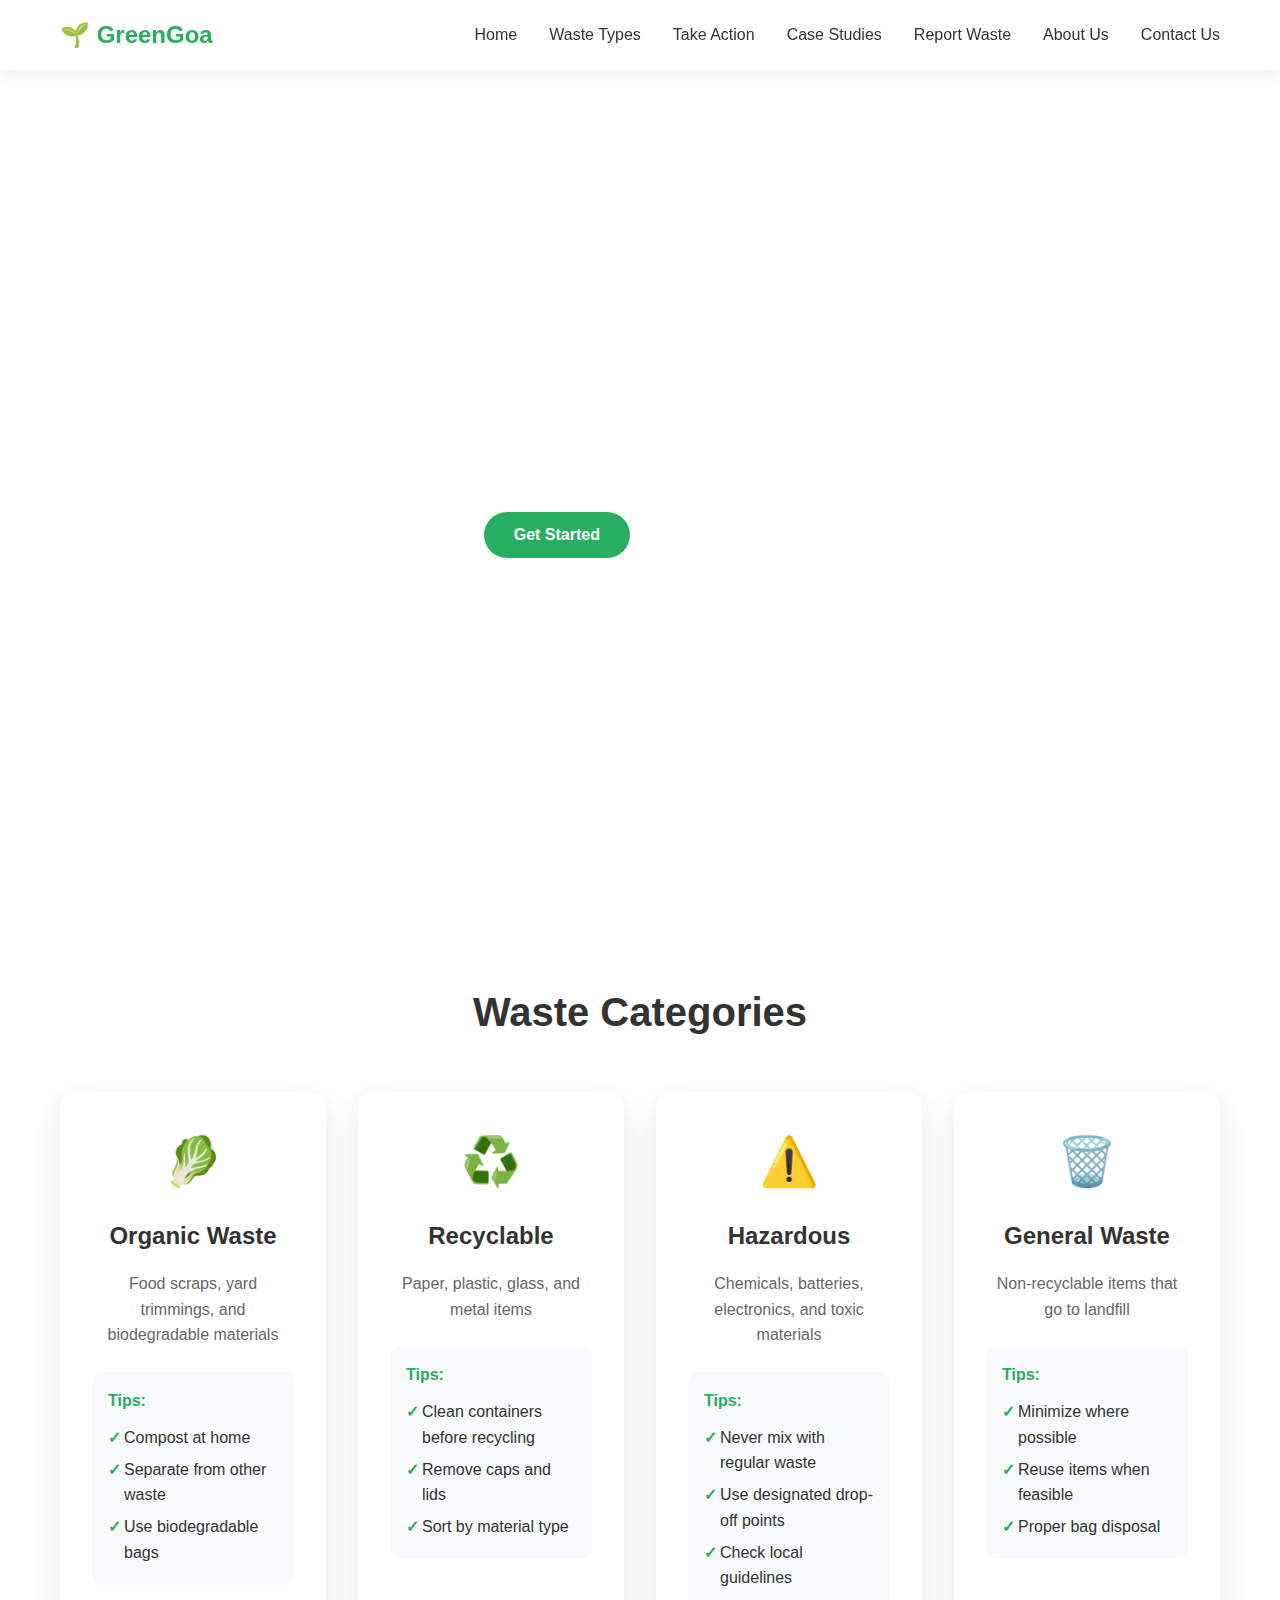
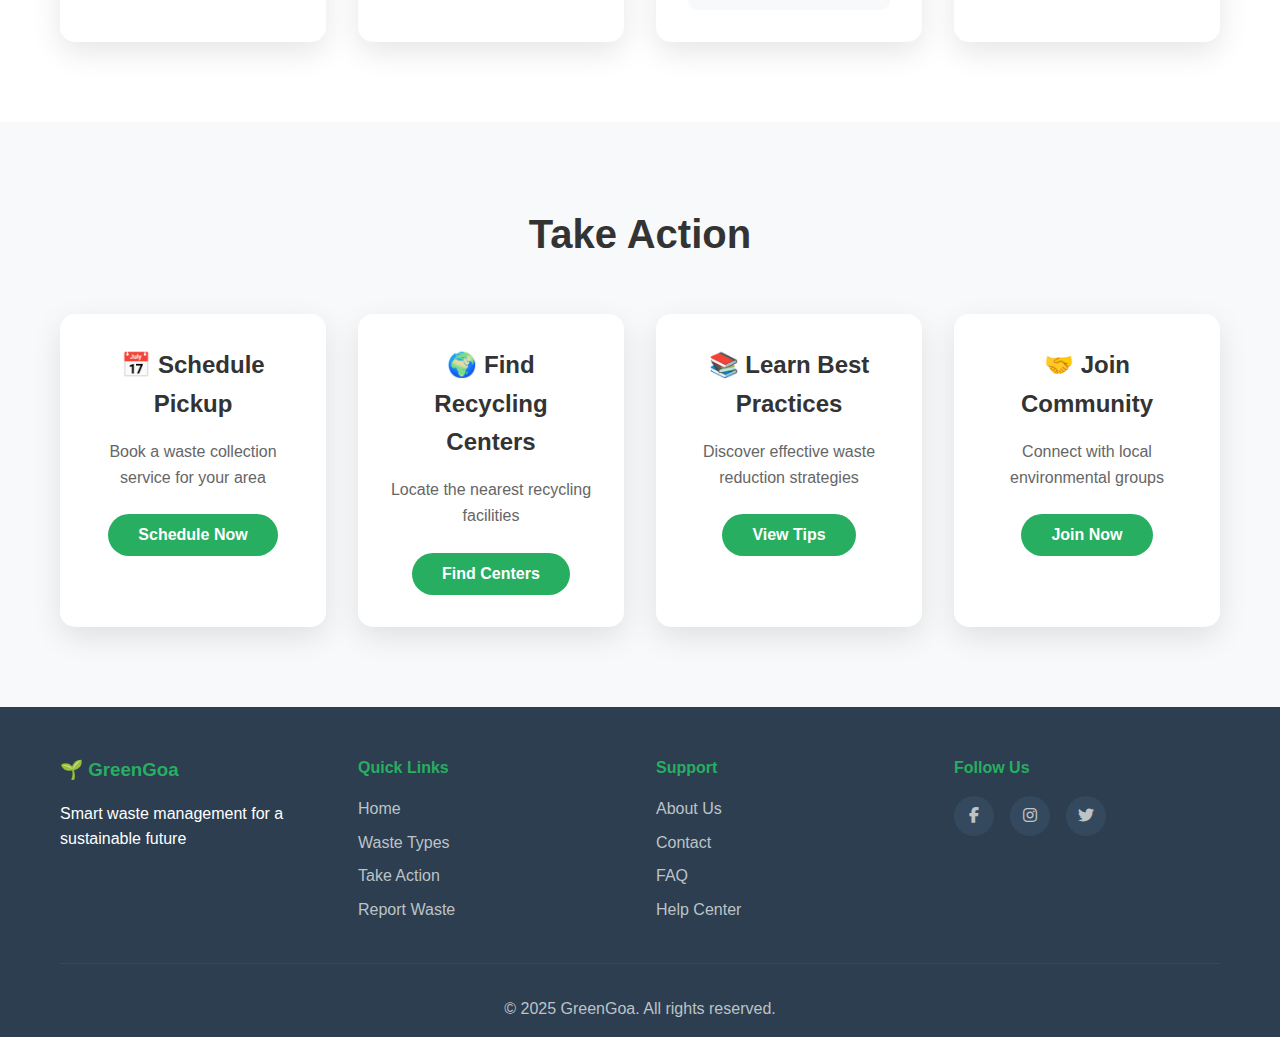
<file: index.html>
<!DOCTYPE html>
<html lang="en">
<head>
    <meta charset="UTF-8">
    <meta name="viewport" content="width=device-width, initial-scale=1.0">
    <title>GreenGoa  - Smart Waste Management</title>
    <link rel="stylesheet" href="style.css">
    <link rel="stylesheet" href="https://cdnjs.cloudflare.com/ajax/libs/font-awesome/6.5.0/css/all.min.css">

</head>
<body>
    <!-- Navigation -->
    <nav class="navbar">
        <div class="nav-container">
            <div class="nav-logo">
                <h2>🌱 GreenGoa</h2>
            </div>
            <ul class="nav-menu">
                <li><a href="#home" class="nav-link">Home</a></li>
                <li><a href="#waste-types" class="nav-link">Waste Types</a></li>
                <li><a href="#take-action" class="nav-link">Take Action</a></li>
                <li><a href="case-studies.html" class="nav-link">Case Studies</a></li>
                <li><a href="report.html" class="nav-link">Report Waste</a></li>
                <li><a href="about-us.html" class="nav-link">About Us</a></li>
                <li><a href="contact-us.html" class="nav-link">Contact Us</a></li>
            </ul>
            <div class="hamburger">
                <span></span>
                <span></span>
                <span></span>
            </div>
        </div>
    </nav>

    <!-- Home Section -->
    <section id="home" class="hero">
        <div class="hero-content">
            <h1>Smart Waste Management for a Cleaner Future</h1>
            <p>Join us in revolutionizing waste management through technology and community action</p>
            <div class="hero-buttons">
                <button class="btn btn-primary" onclick="scrollToSection('waste-types')">Get Started</button>
                <button class="btn btn-secondary" onclick="scrollToSection('about-us.html')">Learn More</button>
            </div>
        </div>
       
    </section>

    <!-- Waste Types Section -->
    <section id="waste-types" class="section">
        <div class="container">
            <h2 class="section-title">Waste Categories</h2>
            <div class="waste-grid">
                <div class="waste-card" data-type="organic">
                    <div class="waste-icon">🥬</div>
                    <h3>Organic Waste</h3>
                    <p>Food scraps, yard trimmings, and biodegradable materials</p>
                    <div class="waste-tips">
                        <h4>Tips:</h4>
                        <ul>
                            <li>Compost at home</li>
                            <li>Separate from other waste</li>
                            <li>Use biodegradable bags</li>
                        </ul>
                    </div>
                </div>
                <div class="waste-card" data-type="recyclable">
                    <div class="waste-icon">♻️</div>
                    <h3>Recyclable</h3>
                    <p>Paper, plastic, glass, and metal items</p>
                    <div class="waste-tips">
                        <h4>Tips:</h4>
                        <ul>
                            <li>Clean containers before recycling</li>
                            <li>Remove caps and lids</li>
                            <li>Sort by material type</li>
                        </ul>
                    </div>
                </div>
                <div class="waste-card" data-type="hazardous">
                    <div class="waste-icon">⚠️</div>
                    <h3>Hazardous</h3>
                    <p>Chemicals, batteries, electronics, and toxic materials</p>
                    <div class="waste-tips">
                        <h4>Tips:</h4>
                        <ul>
                            <li>Never mix with regular waste</li>
                            <li>Use designated drop-off points</li>
                            <li>Check local guidelines</li>
                        </ul>
                    </div>
                </div>
                <div class="waste-card" data-type="general">
                    <div class="waste-icon">🗑️</div>
                    <h3>General Waste</h3>
                    <p>Non-recyclable items that go to landfill</p>
                    <div class="waste-tips">
                        <h4>Tips:</h4>
                        <ul>
                            <li>Minimize where possible</li>
                            <li>Reuse items when feasible</li>
                            <li>Proper bag disposal</li>
                        </ul>
                    </div>
                </div>
            </div>
        </div>
    </section>

    <!-- Take Action Section -->
    <section id="take-action" class="section bg-light">
        <div class="container">
            <h2 class="section-title">Take Action</h2>
            <div class="action-grid">
                <div class="action-card">
                    <h3>📅 Schedule Pickup</h3>
                    <p>Book a waste collection service for your area</p>
                    <button class="btn btn-primary" onclick="openModal('schedule-modal')">Schedule Now</button>
                </div>
                <div class="action-card">
                    <h3>🌍 Find Recycling Centers</h3>
                    <p>Locate the nearest recycling facilities</p>
                    <button class="btn btn-primary" onclick="findRecyclingCenters()">Find Centers</button>
                </div>
                <div class="action-card">
                    <h3>📚 Learn Best Practices</h3>
                    <p>Discover effective waste reduction strategies</p>
                    <button class="btn btn-primary" onclick="openModal('tips-modal')">View Tips</button>
                </div>
                <div class="action-card">
                    <h3>🤝 Join Community</h3>
                    <p>Connect with local environmental groups</p>
                    <button class="btn btn-primary" onclick="openModal('community-modal')">Join Now</button>
                </div>
            </div>
        </div>
    </section>


   
   
    <!-- Footer -->
    <footer class="footer">
        <div class="container">
            <div class="footer-content">
                <div class="footer-section">
                    <h3>🌱 GreenGoa</h3>
                    <p>Smart waste management for a sustainable future</p>
                </div>
                <div class="footer-section">
                    <h4>Quick Links</h4>
                    <ul>
                        <li><a href="#home">Home</a></li>
                        <li><a href="#waste-types">Waste Types</a></li>
                        <li><a href="#take-action">Take Action</a></li>
                        <li><a href="report.html">Report Waste</a></li>
                    </ul>
                </div>
                <div class="footer-section">
                    <h4>Support</h4>
                    <ul>
                        <li><a href="about-us.html">About Us</a></li>
                        <li><a href="contact-us.html">Contact</a></li>
                        <li><a href="#">FAQ</a></li>
                        <li><a href="#">Help Center</a></li>
                    </ul>
                </div>
                <div class="footer-section">
                    <h4>Follow Us</h4>
                    <div class="social-links">
                        <a href="#" class="social-link"><i class="fab fa-facebook-f"></i></a>
                        <a href="#" class="social-link"><i class="fab fa-instagram"></i></a>
                        <a href="#" class="social-link"><i class="fab fa-twitter"></i></a>
                        
                    </div>
                </div>
            </div>
            <div class="footer-bottom">
                <p>&copy; 2025 GreenGoa. All rights reserved.</p>
            </div>
        </div>
    </footer>


    <script src="script.js"></script>
</body>
</html>
</file>
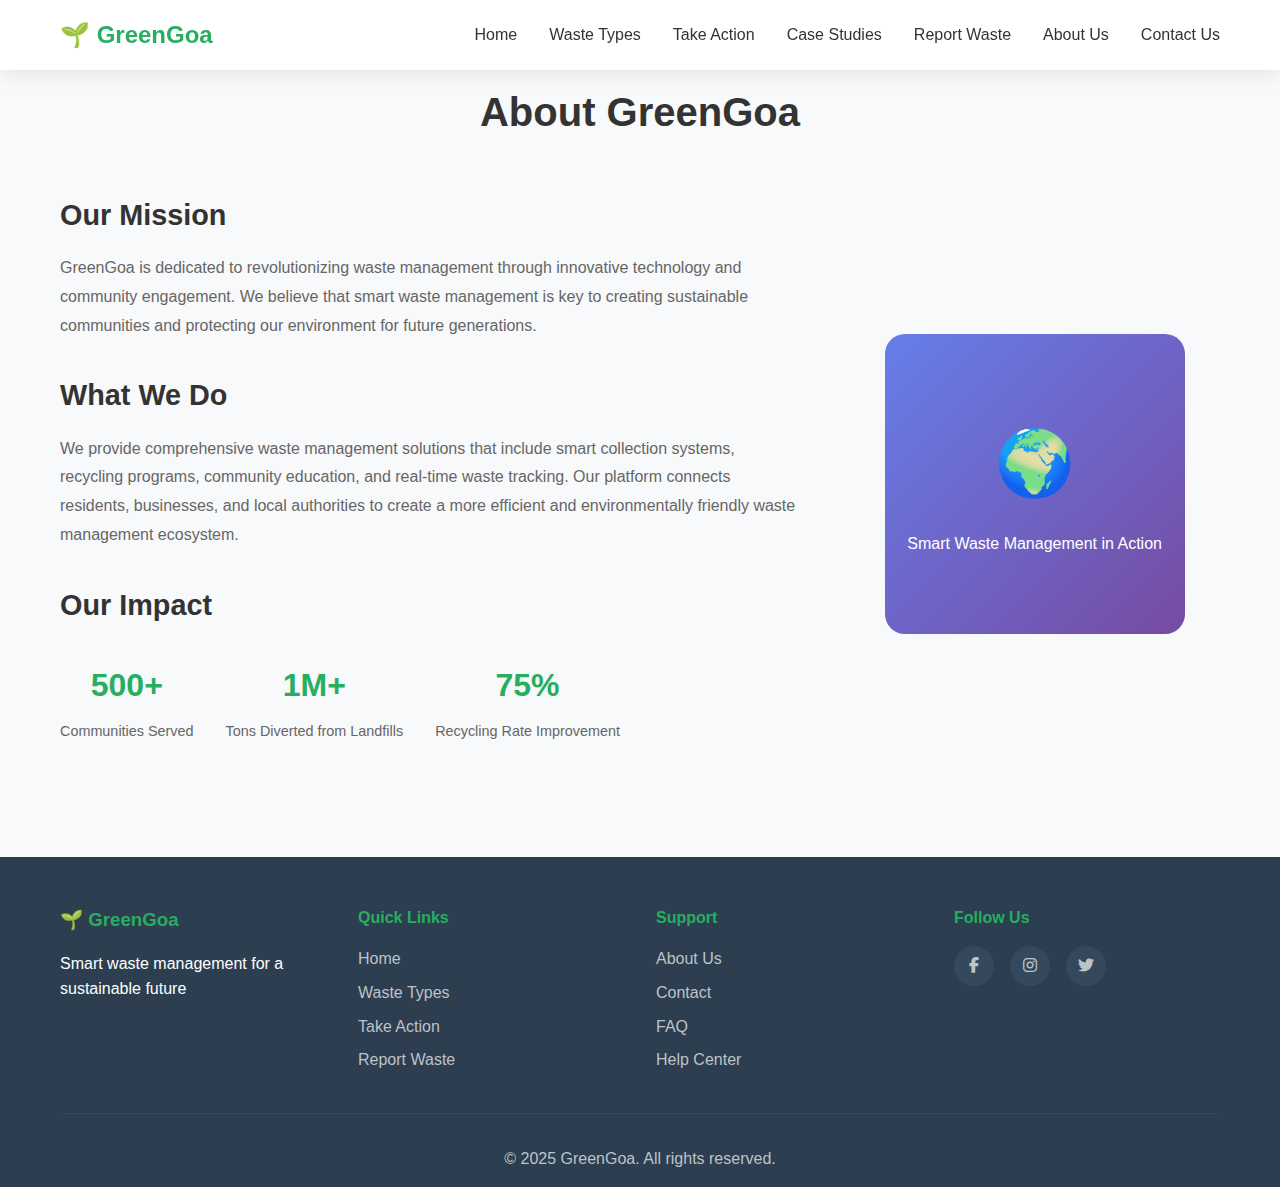
<file: about-us.html>
<!DOCTYPE html>
<html lang="en">
<head>
    <meta charset="UTF-8">
    <meta name="viewport" content="width=device-width, initial-scale=1.0">
    <title>GreenGoa - Smart Waste Management</title>
    <link rel="stylesheet" href="style.css">
    <link rel="stylesheet" href="https://cdnjs.cloudflare.com/ajax/libs/font-awesome/6.5.0/css/all.min.css">
</head>
<body>
    <!-- Navigation -->
    <nav class="navbar">
        <div class="nav-container">
            <div class="nav-logo">
                <h2>🌱 GreenGoa</h2>
            </div>
            <ul class="nav-menu">
                <li><a href="index.html" class="nav-link">Home</a></li>
                <li><a href="index.html#waste-types" class="nav-link">Waste Types</a></li>
                <li><a href="index.html#take-action" class="nav-link">Take Action</a></li>
                <li><a href="case-studies.html" class="nav-link">Case Studies</a></li>
                <li><a href="report.html" class="nav-link">Report Waste</a></li>
                <li><a href="about-us.html" class="nav-link">About Us</a></li>
                <li><a href="contact-us.html" class="nav-link">Contact Us</a></li>
            </ul>
            <div class="hamburger">
                <span></span>
                <span></span>
                <span></span>
            </div>
        </div>
    </nav>

<!-- About Us Section -->
<section id="about" class="section bg-light">
    <div class="container">
        <h2 class="section-title">About GreenGoa</h2>
        <div class="about-content">
            <div class="about-text">
                <h3>Our Mission</h3>
                <p>GreenGoa is dedicated to revolutionizing waste management through innovative technology and community engagement. We believe that smart waste management is key to creating sustainable communities and protecting our environment for future generations.</p>
                
                <h3>What We Do</h3>
                <p>We provide comprehensive waste management solutions that include smart collection systems, recycling programs, community education, and real-time waste tracking. Our platform connects residents, businesses, and local authorities to create a more efficient and environmentally friendly waste management ecosystem.</p>
                
                <h3>Our Impact</h3>
                <div class="impact-stats">
                    <div class="impact-item">
                        <h4>500+</h4>
                        <p>Communities Served</p>
                    </div>
                    <div class="impact-item">
                        <h4>1M+</h4>
                        <p>Tons Diverted from Landfills</p>
                    </div>
                    <div class="impact-item">
                        <h4>75%</h4>
                        <p>Recycling Rate Improvement</p>
                    </div>
                </div>
            </div>
            <div class="about-image">
                <div class="image-placeholder">
                    <div class="placeholder-icon">🌍</div>
                    <p>Smart Waste Management in Action</p>
                </div>
            </div>
        </div>
    </div>
</section>


     <!-- Footer -->
  <footer class="footer">
    <div class="container">
        <div class="footer-content">
            <div class="footer-section">
                <h3>🌱 GreenGoa</h3>
                <p>Smart waste management for a sustainable future</p>
            </div>
            <div class="footer-section">
                <h4>Quick Links</h4>
                <ul>
                    <li><a href="index.html">Home</a></li>
                    <li><a href="index.html#waste-types">Waste Types</a></li>
                    <li><a href="index.html#take-action">Take Action</a></li>
                    <li><a href="report.html">Report Waste</a></li>
                </ul>
            </div>
            <div class="footer-section">
                <h4>Support</h4>
                <ul>
                    <li><a href="about-us.html">About Us</a></li>
                    <li><a href="contact-us.html">Contact</a></li>
                    <li><a href="#">FAQ</a></li>
                    <li><a href="#">Help Center</a></li>
                </ul>
            </div>
            <div class="footer-section">
                <h4>Follow Us</h4>
                <div class="social-links">
                    <a href="#" class="social-link"><i class="fab fa-facebook-f"></i></a>
                    <a href="#" class="social-link"><i class="fab fa-instagram"></i></a>
                    <a href="#" class="social-link"><i class="fab fa-twitter"></i></a>
                </div>
            </div>
        </div>
        <div class="footer-bottom">
            <p>&copy; 2025 GreenGoa. All rights reserved.</p>
        </div>
    </div>
</footer>


<script src="script.js"></script>
</body>
</html>
</file>
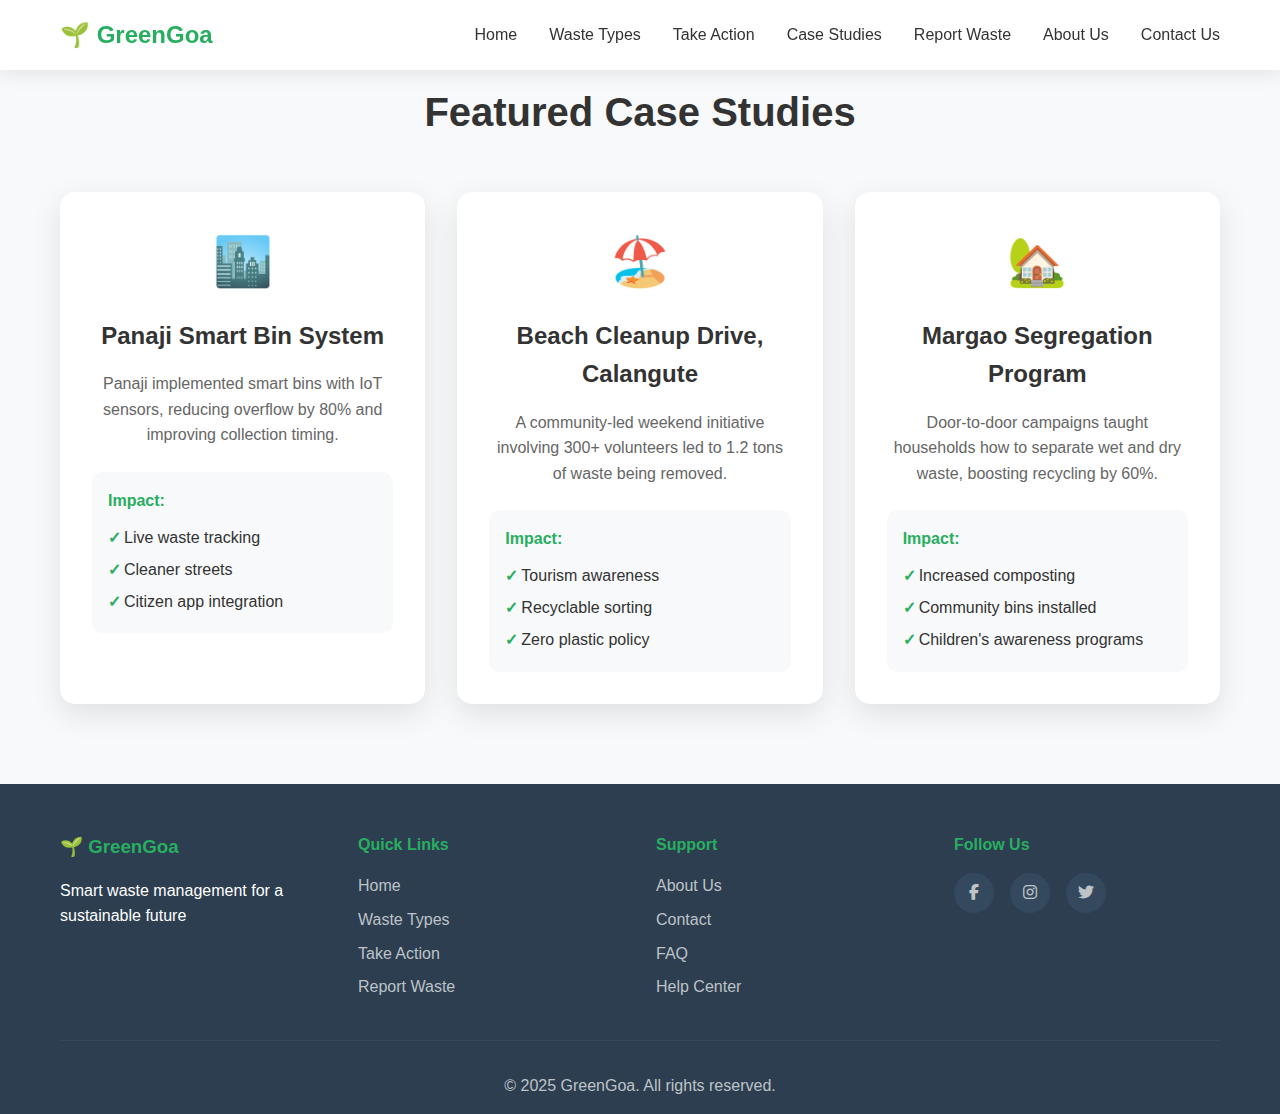
<file: case-studies.html>
<!DOCTYPE html>
<html lang="en">
<head>
    <meta charset="UTF-8">
    <meta name="viewport" content="width=device-width, initial-scale=1.0">
    <title>GreenGoa - Smart Waste Management</title>
    <link rel="stylesheet" href="style.css">
    <link rel="stylesheet" href="https://cdnjs.cloudflare.com/ajax/libs/font-awesome/6.5.0/css/all.min.css">
</head>
<body>
    <!-- Navigation -->
    <nav class="navbar">
        <div class="nav-container">
            <div class="nav-logo">
                <h2>🌱 GreenGoa</h2>
            </div>
            <ul class="nav-menu">
                <li><a href="index.html" class="nav-link">Home</a></li>
                <li><a href="index.html#waste-types" class="nav-link">Waste Types</a></li>
                <li><a href="index.html#take-action" class="nav-link">Take Action</a></li>
                <li><a href="case-studies.html" class="nav-link">Case Studies</a></li>
                <li><a href="report.html" class="nav-link">Report Waste</a></li>
                <li><a href="about-us.html" class="nav-link">About Us</a></li>
                <li><a href="contact-us.html" class="nav-link">Contact Us</a></li>
            </ul>
            <div class="hamburger">
                <span></span>
                <span></span>
                <span></span>
            </div>
        </div>
    </nav>

     <!-- Case Study Section -->
  <section id="case-studies" class="section bg-light">
    <div class="container">
      <h2 class="section-title">Featured Case Studies</h2>
      <div class="waste-grid">
        
        <!-- Case 1 -->
        <div class="waste-card">
          <div class="waste-icon">🏙️</div>
          <h3>Panaji Smart Bin System</h3>
          <p>Panaji implemented smart bins with IoT sensors, reducing overflow by 80% and improving collection timing.</p>
          <div class="waste-tips">
            <h4>Impact:</h4>
            <ul>
              <li>Live waste tracking</li>
              <li>Cleaner streets</li>
              <li>Citizen app integration</li>
            </ul>
          </div>
        </div>

        <!-- Case 2 -->
        <div class="waste-card">
          <div class="waste-icon">🏖️</div>
          <h3>Beach Cleanup Drive, Calangute</h3>
          <p>A community-led weekend initiative involving 300+ volunteers led to 1.2 tons of waste being removed.</p>
          <div class="waste-tips">
            <h4>Impact:</h4>
            <ul>
              <li>Tourism awareness</li>
              <li>Recyclable sorting</li>
              <li>Zero plastic policy</li>
            </ul>
          </div>
        </div>

        <!-- Case 3 -->
        <div class="waste-card">
          <div class="waste-icon">🏡</div>
          <h3>Margao Segregation Program</h3>
          <p>Door-to-door campaigns taught households how to separate wet and dry waste, boosting recycling by 60%.</p>
          <div class="waste-tips">
            <h4>Impact:</h4>
            <ul>
              <li>Increased composting</li>
              <li>Community bins installed</li>
              <li>Children's awareness programs</li>
            </ul>
          </div>
        </div>

      </div>
    </div>
  </section>

    <!-- Footer -->
 <footer class="footer">
    <div class="container">
        <div class="footer-content">
            <div class="footer-section">
                <h3>🌱 GreenGoa</h3>
                <p>Smart waste management for a sustainable future</p>
            </div>
            <div class="footer-section">
                <h4>Quick Links</h4>
                <ul>
                    <li><a href="index.html">Home</a></li>
                    <li><a href="index.html#waste-types">Waste Types</a></li>
                    <li><a href="index.html#take-action">Take Action</a></li>
                    <li><a href="report.html">Report Waste</a></li>
                </ul>
            </div>
            <div class="footer-section">
                <h4>Support</h4>
                <ul>
                    <li><a href="about-us.html">About Us</a></li>
                    <li><a href="contact-us.html">Contact</a></li>
                    <li><a href="#">FAQ</a></li>
                    <li><a href="#">Help Center</a></li>
                </ul>
            </div>
            <div class="footer-section">
                <h4>Follow Us</h4>
                <div class="social-links">
                    <a href="#" class="social-link"><i class="fab fa-facebook-f"></i></a>
                    <a href="#" class="social-link"><i class="fab fa-instagram"></i></a>
                    <a href="#" class="social-link"><i class="fab fa-twitter"></i></a>
                </div>
            </div>
        </div>
        <div class="footer-bottom">
            <p>&copy; 2025 GreenGoa. All rights reserved.</p>
        </div>
    </div>
</footer>


<script src="script.js"></script>
</body>
</html>
</file>
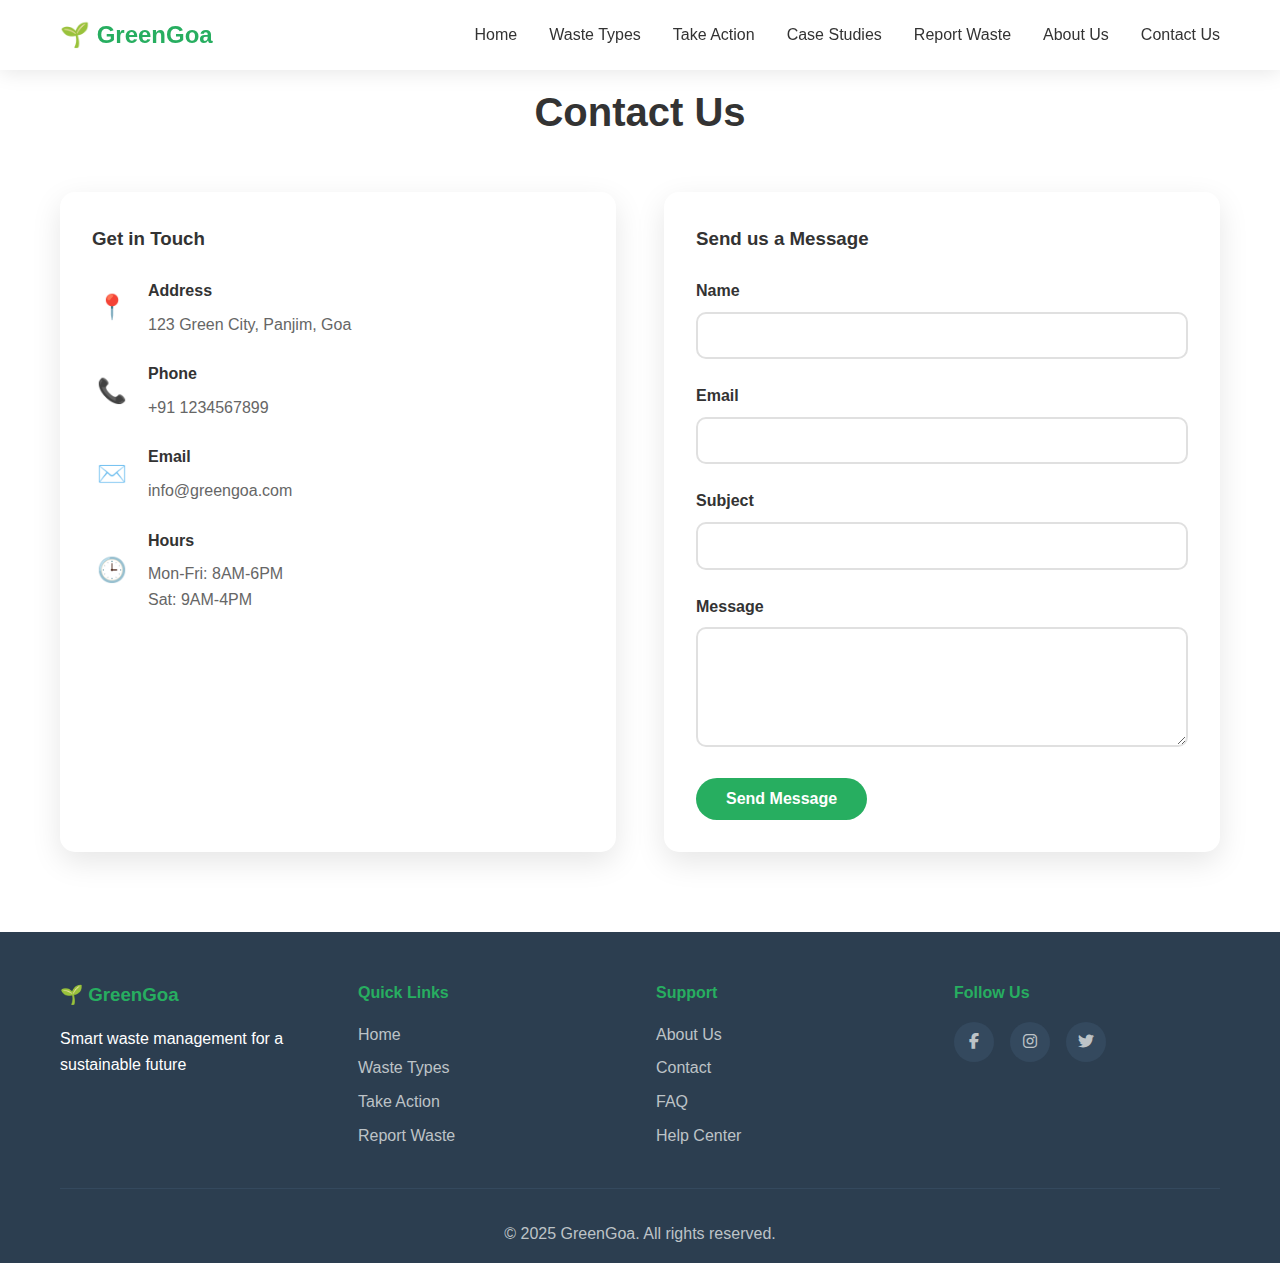
<file: contact-us.html>
<!DOCTYPE html>
<html lang="en">
<head>
    <meta charset="UTF-8">
    <meta name="viewport" content="width=device-width, initial-scale=1.0">
    <title>GreenGoa - Smart Waste Management</title>
    <link rel="stylesheet" href="style.css">
    <link rel="stylesheet" href="https://cdnjs.cloudflare.com/ajax/libs/font-awesome/6.5.0/css/all.min.css">
</head>
<body>
    <!-- Navigation -->
    <nav class="navbar">
        <div class="nav-container">
            <div class="nav-logo">
                <h2>🌱 GreenGoa</h2>
            </div>
            <ul class="nav-menu">
                <li><a href="index.html" class="nav-link">Home</a></li>
                <li><a href="index.html#waste-types" class="nav-link">Waste Types</a></li>
                <li><a href="index.html#take-action" class="nav-link">Take Action</a></li>
                <li><a href="case-studies.html" class="nav-link">Case Studies</a></li>
                <li><a href="report.html" class="nav-link">Report Waste</a></li>
                <li><a href="about-us.html" class="nav-link">About Us</a></li>
                <li><a href="contact-us.html" class="nav-link">Contact Us</a></li>
            </ul>
            <div class="hamburger">
                <span></span>
                <span></span>
                <span></span>
            </div>
        </div>
    </nav>
 <!-- Contact Us Section -->
 <section id="contact" class="section">
    <div class="container">
        <h2 class="section-title">Contact Us</h2>
        <div class="contact-container">
            <div class="contact-info">
                <h3>Get in Touch</h3>
                <div class="contact-item">
                    <div class="contact-icon">📍</div>
                    <div>
                        <h4>Address</h4>
                        <p>123 Green City, Panjim, Goa</p>
                    </div>
                </div>
                <div class="contact-item">
                    <div class="contact-icon">📞</div>
                    <div>
                        <h4>Phone</h4>
                        <p>+91 1234567899</p>
                    </div>
                </div>
                <div class="contact-item">
                    <div class="contact-icon">✉️</div>
                    <div>
                        <h4>Email</h4>
                        <p>info@greengoa.com</p>
                    </div>
                </div>
                <div class="contact-item">
                    <div class="contact-icon">🕒</div>
                    <div>
                        <h4>Hours</h4>
                        <p>Mon-Fri: 8AM-6PM<br>Sat: 9AM-4PM</p>
                    </div>
                </div>
            </div>
            <div class="contact-form">
                <h3>Send us a Message</h3>
                <form id="contact-form">
                    <div class="form-group">
                        <label for="name">Name</label>
                        <input type="text" id="name" required>
                    </div>
                    <div class="form-group">
                        <label for="email">Email</label>
                        <input type="email" id="email" required>
                    </div>
                    <div class="form-group">
                        <label for="subject">Subject</label>
                        <input type="text" id="subject" required>
                    </div>
                    <div class="form-group">
                        <label for="message">Message</label>
                        <textarea id="message" rows="5" required></textarea>
                    </div>
                    <button type="submit" class="btn btn-primary">Send Message</button>
                </form>
            </div>
        </div>
    </div>
</section>
 <!-- Footer -->
 <footer class="footer">
    <div class="container">
        <div class="footer-content">
            <div class="footer-section">
                <h3>🌱 GreenGoa</h3>
                <p>Smart waste management for a sustainable future</p>
            </div>
            <div class="footer-section">
                <h4>Quick Links</h4>
                <ul>
                    <li><a href="index.html">Home</a></li>
                    <li><a href="index.html#waste-types">Waste Types</a></li>
                    <li><a href="index.html#take-action">Take Action</a></li>
                    <li><a href="report.html">Report Waste</a></li>
                </ul>
            </div>
            <div class="footer-section">
                <h4>Support</h4>
                <ul>
                    <li><a href="about-us.html">About Us</a></li>
                    <li><a href="contact-us.html">Contact</a></li>
                    <li><a href="#">FAQ</a></li>
                    <li><a href="#">Help Center</a></li>
                </ul>
            </div>
            <div class="footer-section">
                <h4>Follow Us</h4>
                <div class="social-links">
                    <a href="#" class="social-link"><i class="fab fa-facebook-f"></i></a>
                    <a href="#" class="social-link"><i class="fab fa-instagram"></i></a>
                    <a href="#" class="social-link"><i class="fab fa-twitter"></i></a>
                </div>
            </div>
        </div>
        <div class="footer-bottom">
            <p>&copy; 2025 GreenGoa. All rights reserved.</p>
        </div>
    </div>
</footer>


<script src="script.js"></script>
</body>
</html>
</file>
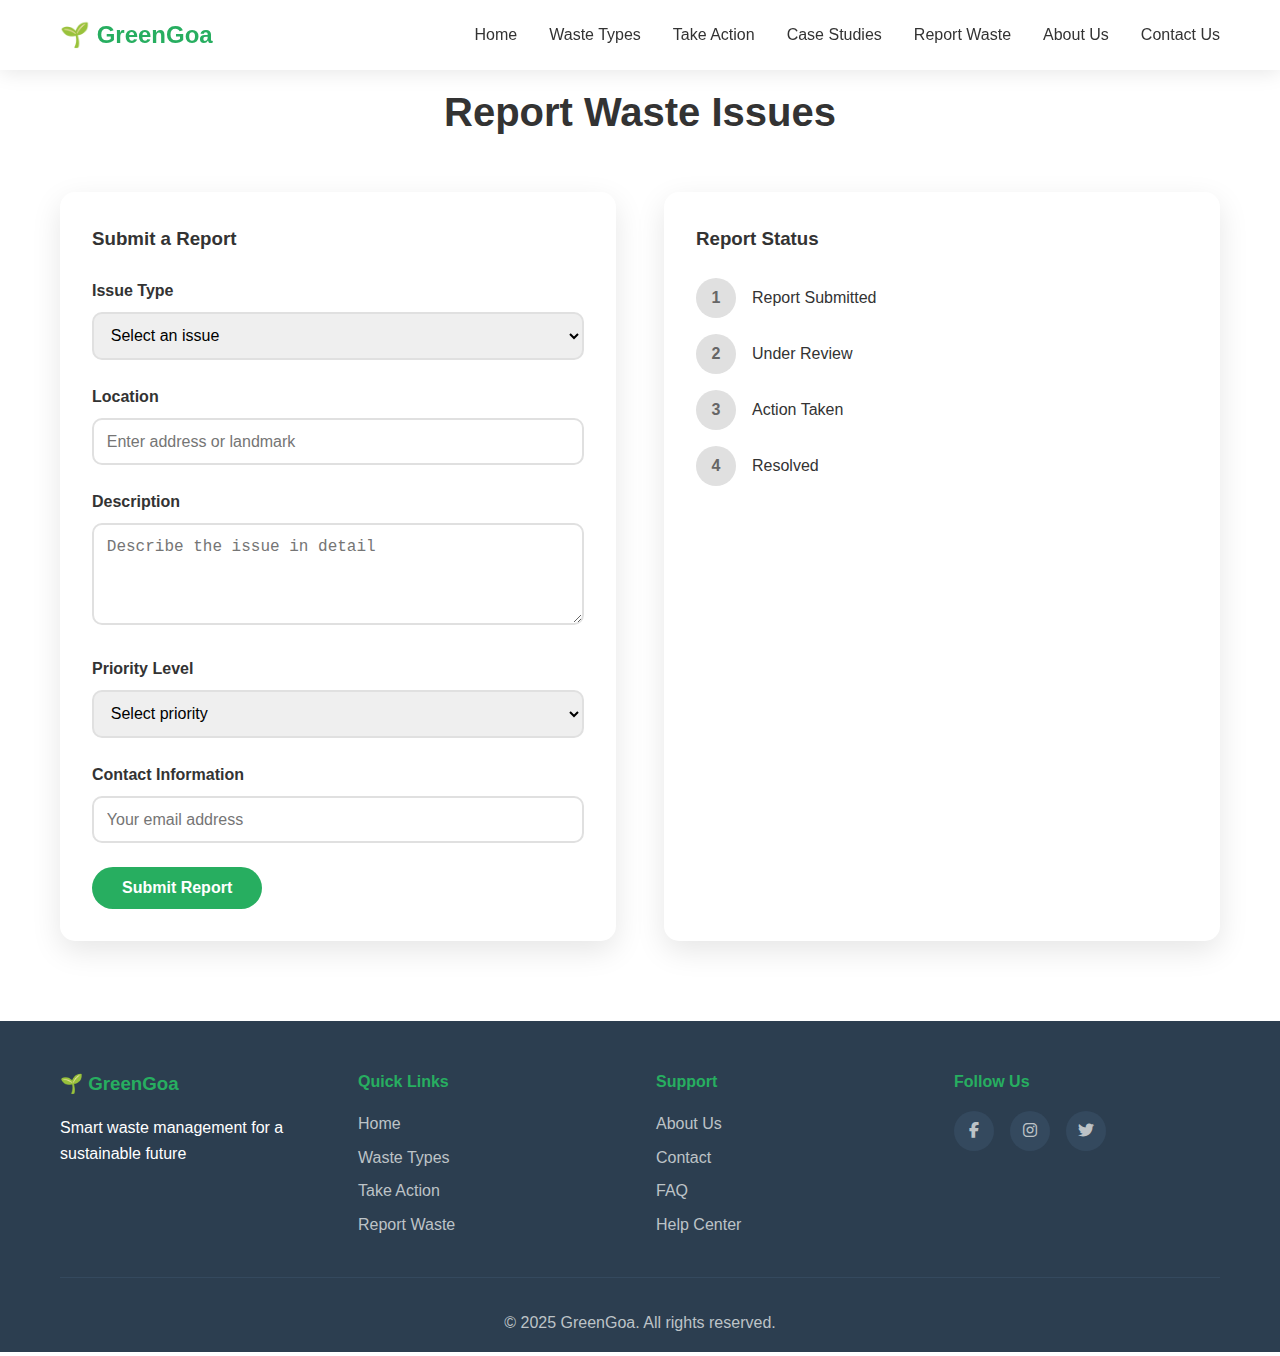
<file: report.html>
<!DOCTYPE html>
<html lang="en">
<head>
    <meta charset="UTF-8">
    <meta name="viewport" content="width=device-width, initial-scale=1.0">
    <title>GreenGoa - Smart Waste Management</title>
    <link rel="stylesheet" href="style.css">
    <link rel="stylesheet" href="https://cdnjs.cloudflare.com/ajax/libs/font-awesome/6.5.0/css/all.min.css">
</head>
<body>
    <!-- Navigation -->
    <nav class="navbar">
        <div class="nav-container">
            <div class="nav-logo">
                <h2>🌱 GreenGoa</h2>
            </div>
            <ul class="nav-menu">
                <li><a href="index.html" class="nav-link">Home</a></li>
                <li><a href="index.html#waste-types" class="nav-link">Waste Types</a></li>
                <li><a href="index.html#take-action" class="nav-link">Take Action</a></li>
                <li><a href="case-studies.html" class="nav-link">Case Studies</a></li>
                <li><a href="report.html" class="nav-link">Report Waste</a></li>
                <li><a href="about-us.html" class="nav-link">About Us</a></li>
                <li><a href="contact-us.html" class="nav-link">Contact Us</a></li>
            </ul>
            <div class="hamburger">
                <span></span>
                <span></span>
                <span></span>
            </div>
        </div>
    </nav>
 <!-- Report Waste Section -->
 <section id="report-waste" class="section">
    <div class="container">
        <h2 class="section-title">Report Waste Issues</h2>
        <div class="report-container">
            <div class="report-form">
                <h3>Submit a Report</h3>
                <form id="waste-report-form">
                    <div class="form-group">
                        <label for="issue-type">Issue Type</label>
                        <select id="issue-type" required>
                            <option value="">Select an issue</option>
                            <option value="illegal-dumping">Illegal Dumping</option>
                            <option value="overflowing-bins">Overflowing Bins</option>
                            <option value="missed-collection">Missed Collection</option>
                            <option value="damaged-bins">Damaged Bins</option>
                            <option value="other">Other</option>
                        </select>
                    </div>
                    <div class="form-group">
                        <label for="location">Location</label>
                        <input type="text" id="location" placeholder="Enter address or landmark" required>
                    </div>
                    <div class="form-group">
                        <label for="description">Description</label>
                        <textarea id="description" rows="4" placeholder="Describe the issue in detail" required></textarea>
                    </div>
                    <div class="form-group">
                        <label for="priority">Priority Level</label>
                        <select id="priority" required>
                            <option value="">Select priority</option>
                            <option value="low">Low</option>
                            <option value="medium">Medium</option>
                            <option value="high">High</option>
                            <option value="urgent">Urgent</option>
                        </select>
                    </div>
                    <div class="form-group">
                        <label for="contact-info">Contact Information</label>
                        <input type="email" id="contact-info" placeholder="Your email address" required>
                    </div>
                    <button type="submit" class="btn btn-primary">Submit Report</button>
                </form>
            </div>
            <div class="report-status">
                <h3>Report Status</h3>
                <div class="status-tracker">
                    <div class="status-item">
                        <div class="status-number">1</div>
                        <div class="status-text">Report Submitted</div>
                    </div>
                    <div class="status-item">
                        <div class="status-number">2</div>
                        <div class="status-text">Under Review</div>
                    </div>
                    <div class="status-item">
                        <div class="status-number">3</div>
                        <div class="status-text">Action Taken</div>
                    </div>
                    <div class="status-item">
                        <div class="status-number">4</div>
                        <div class="status-text">Resolved</div>
                    </div>
                </div>
            </div>
        </div>
    </div>
</section>
  <!-- Footer -->
  <footer class="footer">
    <div class="container">
        <div class="footer-content">
            <div class="footer-section">
                <h3>🌱 GreenGoa</h3>
                <p>Smart waste management for a sustainable future</p>
            </div>
            <div class="footer-section">
                <h4>Quick Links</h4>
                <ul>
                    <li><a href="index.html">Home</a></li>
                    <li><a href="index.html#waste-types">Waste Types</a></li>
                    <li><a href="index.html#take-action">Take Action</a></li>
                    <li><a href="report.html">Report Waste</a></li>
                </ul>
            </div>
            <div class="footer-section">
                <h4>Support</h4>
                <ul>
                    <li><a href="about-us.html">About Us</a></li>
                    <li><a href="contact-us.html">Contact</a></li>
                    <li><a href="#">FAQ</a></li>
                    <li><a href="#">Help Center</a></li>
                </ul>
            </div>
            <div class="footer-section">
                <h4>Follow Us</h4>
                <div class="social-links">
                    <a href="#" class="social-link"><i class="fab fa-facebook-f"></i></a>
                    <a href="#" class="social-link"><i class="fab fa-instagram"></i></a>
                    <a href="#" class="social-link"><i class="fab fa-twitter"></i></a>
                </div>
            </div>
        </div>
        <div class="footer-bottom">
            <p>&copy; 2025 GreenGoa. All rights reserved.</p>
        </div>
    </div>
</footer>


<script src="script.js"></script>
</body>
</html>
</file>
<file: style.css>
* {
    margin: 0;
    padding: 0;
    box-sizing: border-box;
  }
  
  body {
    font-family: sans-serif;
    line-height: 1.6;
    color: #333;
    overflow-x: hidden;
  }
  
  .container {
    max-width: 1200px;
    margin: 0 auto;
    padding: 0 20px;
  }
  
  /* Navigation */
  .navbar {
    position: fixed;
    top: 0;
    width: 100%;
    background: rgba(255, 255, 255, 0.95);
    backdrop-filter: blur(10px);
    z-index: 1000;
    padding: 1rem 0;
    box-shadow: 0 2px 20px rgba(0, 0, 0, 0.1);
  }
  
  .nav-container {
    max-width: 1200px;
    margin: 0 auto;
    padding: 0 20px;
    display: flex;
    justify-content: space-between;
    align-items: center;
  }
  
  .nav-logo h2 {
    color: #27ae60;
    font-weight: bold;
  }
  
  .nav-menu {
    display: flex;
    list-style: none;
    gap: 2rem;
  }
  
  .nav-link {
    text-decoration: none;
    color: #333;
    font-weight: 500;
    transition: color 0.3s ease;
  }
  
  .nav-link:hover {
    color: #27ae60;
  }
  
  .hamburger {
    display: none;
    flex-direction: column;
    cursor: pointer;
  }
  
  .hamburger span {
    width: 25px;
    height: 3px;
    background: #333;
    margin: 3px 0;
    transition: 0.3s;
  }
  
  /* Hero Section */
  .hero {
    height: 100vh;
    background-image: url("https://t3.ftcdn.net/jpg/06/70/44/74/360_F_670447419_joiXrE98iFh0o9JZEJPzliGJ3KuQH9B4.jpg");
    background-size: cover;
    background-position: center;
    background-repeat: no-repeat;
    display: flex;
    flex-direction: column;
    justify-content: center;
    align-items: center;
    text-align: center;
    color: white;
    position: relative;
  }
  
  .hero-content h1 {
    font-size: 3.5rem;
    margin-bottom: 1rem;
    animation: fadeInUp 1s ease-out;
  }
  
  .hero-content p {
    font-size: 1.3rem;
    margin-bottom: 2rem;
    animation: fadeInUp 1s ease-out 0.2s both;
  }
  
  .hero-buttons {
    justify-content: center;
    display: flex;
    gap: 1rem;
    animation: fadeInUp 1s ease-out 0.4s both;
  }
  
  .btn {
    padding: 12px 30px;
    border: none;
    border-radius: 50px;
    font-size: 1rem;
    font-weight: 600;
    cursor: pointer;
    transition: all 0.3s ease;
    text-decoration: none;
    display: inline-block;
  }
  
  .btn-primary {
    background: #27ae60;
    color: white;
  }
  
  .btn-primary:hover {
    background: #2ecc71;
    transform: translateY(-2px);
  }
  
  .btn-secondary {
    background: transparent;
    color: white;
    border: 2px solid white;
  }
  
  .btn-secondary:hover {
    background: white;
    color: #333;
  }
  
  .hero-stats {
    position: absolute;
    bottom: 50px;
    display: flex;
    gap: 4rem;
    animation: fadeInUp 1s ease-out 0.6s both;
  }
  
  .stat-item {
    text-align: center;
  }
  
  .stat-item h3 {
    font-size: 2.5rem;
    margin-bottom: 0.5rem;
  }
  
  .stat-item p {
    font-size: 1rem;
    opacity: 0.9;
  }
  
  /* Sections */
  .section {
    padding: 5rem 0;
  }
  
  .bg-light {
    background: #f8f9fa;
  }
  
  .section-title {
    text-align: center;
    font-size: 2.5rem;
    margin-bottom: 3rem;
    color: #333;
  }
  
  /* Waste Types */
  .waste-grid {
    display: grid;
    grid-template-columns: repeat(auto-fit, minmax(250px, 1fr));
    gap: 2rem;
    margin-top: 3rem;
  }
  
  .waste-card {
    background: white;
    padding: 2rem;
    border-radius: 15px;
    box-shadow: 0 10px 30px rgba(0, 0, 0, 0.1);
    text-align: center;
    transition: transform 0.3s ease;
    cursor: pointer;
  }
  
  .waste-card:hover {
    transform: translateY(-10px);
  }
  
  .waste-icon {
    font-size: 3rem;
    margin-bottom: 1rem;
  }
  
  .waste-card h3 {
    font-size: 1.5rem;
    margin-bottom: 1rem;
    color: #333;
  }
  
  .waste-card p {
    color: #666;
    margin-bottom: 1.5rem;
  }
  
  .waste-tips {
    text-align: left;
    background: #f8f9fa;
    padding: 1rem;
    border-radius: 10px;
    margin-top: 1rem;
  }
  
  .waste-tips h4 {
    margin-bottom: 0.5rem;
    color: #27ae60;
  }
  
  .waste-tips ul {
    list-style: none;
    padding: 0;
  }
  
  .waste-tips li {
    padding: 0.2rem 0;
    position: relative;
    padding-left: 1rem;
  }
  
  .waste-tips li:before {
    content: "✓";
    position: absolute;
    left: 0;
    color: #27ae60;
    font-weight: bold;
  }

  /* Take Action */
.action-grid {
    display: grid;
    grid-template-columns: repeat(auto-fit, minmax(250px, 1fr));
    gap: 2rem;
  }
  
  .action-card {
    background: white;
    padding: 2rem;
    border-radius: 15px;
    box-shadow: 0 10px 30px rgba(0, 0, 0, 0.1);
    text-align: center;
    transition: transform 0.3s ease;
  }
  
  .action-card:hover {
    transform: translateY(-5px);
  }
  
  .action-card h3 {
    font-size: 1.5rem;
    margin-bottom: 1rem;
    color: #333;
  }
  
  .action-card p {
    color: #666;
    margin-bottom: 1.5rem;
  }
  
  /* Report Waste */
  .report-container {
    display: grid;
    grid-template-columns: 1fr 1fr;
    gap: 3rem;
    margin-top: 3rem;
  }
  
  .report-form,
  .report-status {
    background: white;
    padding: 2rem;
    border-radius: 15px;
    box-shadow: 0 10px 30px rgba(0, 0, 0, 0.1);
  }
  
  .report-form h3,
  .report-status h3 {
    margin-bottom: 1.5rem;
    color: #333;
  }
  
  .form-group {
    margin-bottom: 1.5rem;
  }
  
  .form-group label {
    display: block;
    margin-bottom: 0.5rem;
    font-weight: 600;
    color: #333;
  }
  
  .form-group input,
  .form-group select,
  .form-group textarea {
    width: 100%;
    padding: 0.8rem;
    border: 2px solid #e0e0e0;
    border-radius: 10px;
    font-size: 1rem;
    transition: border-color 0.3s ease;
  }
  
  .form-group input:focus,
  .form-group select:focus,
  .form-group textarea:focus {
    outline: none;
    border-color: #27ae60;
  }
  
  .status-tracker {
    display: flex;
    flex-direction: column;
    gap: 1rem;
  }
  
  .status-item {
    display: flex;
    align-items: center;
    gap: 1rem;
  }
  
  .status-number {
    width: 40px;
    height: 40px;
    border-radius: 50%;
    background: #e0e0e0;
    display: flex;
    align-items: center;
    justify-content: center;
    font-weight: bold;
    color: #666;
  }
  
  .status-item.active .status-number {
    background: #27ae60;
    color: white;
  }
  
  .status-text {
    font-weight: 500;
    color: #333;
  }
  
  /* About Us */
  .about-content {
    display: grid;
    grid-template-columns: 2fr 1fr;
    gap: 3rem;
    align-items: center;
  }
  
  .about-text h3 {
    font-size: 1.8rem;
    margin-bottom: 1rem;
    color: #333;
  }
  
  .about-text p {
    margin-bottom: 2rem;
    color: #666;
    line-height: 1.8;
  }
  
  .impact-stats {
    display: flex;
    gap: 2rem;
    margin-top: 2rem;
  }
  
  .impact-item {
    text-align: center;
  }
  
  .impact-item h4 {
    font-size: 2rem;
    color: #27ae60;
    margin-bottom: 0.5rem;
  }
  
  .impact-item p {
    font-size: 0.9rem;
    color: #666;
  }
  
  .about-image {
    display: flex;
    justify-content: center;
    align-items: center;
  }
  
  .image-placeholder {
    width: 300px;
    height: 300px;
    background: linear-gradient(135deg, #667eea 0%, #764ba2 100%);
    border-radius: 20px;
    display: flex;
    flex-direction: column;
    align-items: center;
    justify-content: center;
    color: white;
    text-align: center;
  }
  
  .placeholder-icon {
    font-size: 4rem;
    margin-bottom: 1rem;
  }
  
  /* Contact */
  .contact-container {
    display: grid;
    grid-template-columns: 1fr 1fr;
    gap: 3rem;
    margin-top: 3rem;
  }
  
  .contact-info,
  .contact-form {
    background: white;
    padding: 2rem;
    border-radius: 15px;
    box-shadow: 0 10px 30px rgba(0, 0, 0, 0.1);
  }
  
  .contact-info h3,
  .contact-form h3 {
    margin-bottom: 1.5rem;
    color: #333;
  }
  
  .contact-item {
    display: flex;
    align-items: center;
    gap: 1rem;
    margin-bottom: 1.5rem;
  }
  
  .contact-icon {
    font-size: 1.5rem;
    width: 40px;
    text-align: center;
  }
  
  .contact-item h4 {
    margin-bottom: 0.5rem;
    color: #333;
  }
  
  .contact-item p {
    color: #666;
    margin: 0;
  }

  /* Footer */
.footer {
    background: #2c3e50;
    color: white;
    padding: 3rem 0 1rem;
  }
  
  .footer-content {
    display: grid;
    grid-template-columns: repeat(auto-fit, minmax(250px, 1fr));
    gap: 2rem;
    margin-bottom: 2rem;
  }
  
  .footer-section h3,
  .footer-section h4 {
    margin-bottom: 1rem;
    color: #27ae60;
  }
  
  .footer-section ul {
    list-style: none;
    padding: 0;
  }
  
  .footer-section li {
    margin-bottom: 0.5rem;
  }
  
  .footer-section a {
    color: #bdc3c7;
    text-decoration: none;
    transition: color 0.3s ease;
  }
  
  .footer-section a:hover {
    color: #27ae60;
  }
  
  .social-links {
    display: flex;
    gap: 1rem;
  }
  
  .social-link {
    display: inline-block;
    width: 40px;
    height: 40px;
    background: #34495e;
    border-radius: 50%;
    text-align: center;
    line-height: 40px;
    transition: background 0.3s ease;
  }
  
  .social-link:hover {
    background: #99e0b7;
  }
  
  .footer-bottom {
    text-align: center;
    padding-top: 2rem;
    border-top: 1px solid #34495e;
    color: #bdc3c7;
  }
  
  /* Tips & Community */
  .tips-content {
    display: grid;
    grid-template-columns: repeat(auto-fit, minmax(150px, 1fr));
    gap: 1.5rem;
  }
  
  .tip-category {
    background: #f8f9fa;
    padding: 1rem;
    border-radius: 10px;
  }
  
  .tip-category h4 {
    margin-bottom: 0.5rem;
    color: #27ae60;
  }
  
  .tip-category ul {
    list-style: none;
    padding: 0;
  }
  
  .tip-category li {
    padding: 0.3rem 0;
    color: #666;
  }
  
  .community-content {
    text-align: center;
  }
  
  .community-options {
    display: flex;
    flex-direction: column;
    gap: 1rem;
    margin: 2rem 0;
  }
  
  .community-option {
    background: #f8f9fa;
    padding: 1rem;
    border-radius: 10px;
    text-align: left;
  }
  
  .community-option h4 {
    margin-bottom: 0.5rem;
    color: #27ae60;
  }
  
  .community-option p {
    color: #666;
    margin: 0;
  }
  
  /* Animations */
  @keyframes fadeInUp {
    from {
      opacity: 0;
      transform: translateY(30px);
    }
    to {
      opacity: 1;
      transform: translateY(0);
    }
  }
  
  /* Section Margin Fix */
  #contact,
  #report-waste,
  #about {
    margin-top: 0;
  }
  
  /* Responsive Design */
  @media (max-width: 768px) {
    .hamburger {
      display: flex;
    }
  
    .nav-menu {
      position: fixed;
      left: -100%;
      top: 70px;
      flex-direction: column;
      background-color: white;
      width: 100%;
      text-align: center;
      transition: 0.3s;
      box-shadow: 0 10px 27px rgba(0, 0, 0, 0.05);
      padding: 2rem 0;
    }
  
    .nav-menu.active {
      left: 0;
    }
  
    .nav-menu li {
      margin: 1rem 0;
    }
  
    .hero-content h1 {
      font-size: 2.5rem;
    }
  
    .hero-stats {
      flex-direction: column;
      gap: 2rem;
    }
  
    .section-title {
      font-size: 2rem;
    }
  
    .waste-grid,
    .action-grid,
    .report-container,
    .about-content,
    .contact-container,
    .tips-content {
      grid-template-columns: 1fr;
    }
  
    .impact-stats {
      flex-direction: column;
      gap: 1rem;
    }
  
    .hero-buttons {
      flex-direction: column;
      align-items: center;
    }
  
    .footer-content {
      grid-template-columns: 1fr;
      text-align: center;
    }
  
    #contact,
    #report-waste,
    #about,
    #case-studies {
      margin-top: 8%;
    }
    #case-studies .section{
        margin-top: 8%;
    }
  }
  
  @media (max-width: 480px) {
    .hero-content h1 {
      font-size: 2rem;
    }
  
    .hero-content p {
      font-size: 1.1rem;
    }
  
    .stat-item h3 {
      font-size: 2rem;
    }
  
    .section {
      padding: 3rem 0;
    }
  
    .modal-content {
      width: 95%;
      margin: 10% auto;
      padding: 1.5rem;
    }
  }
</file>
